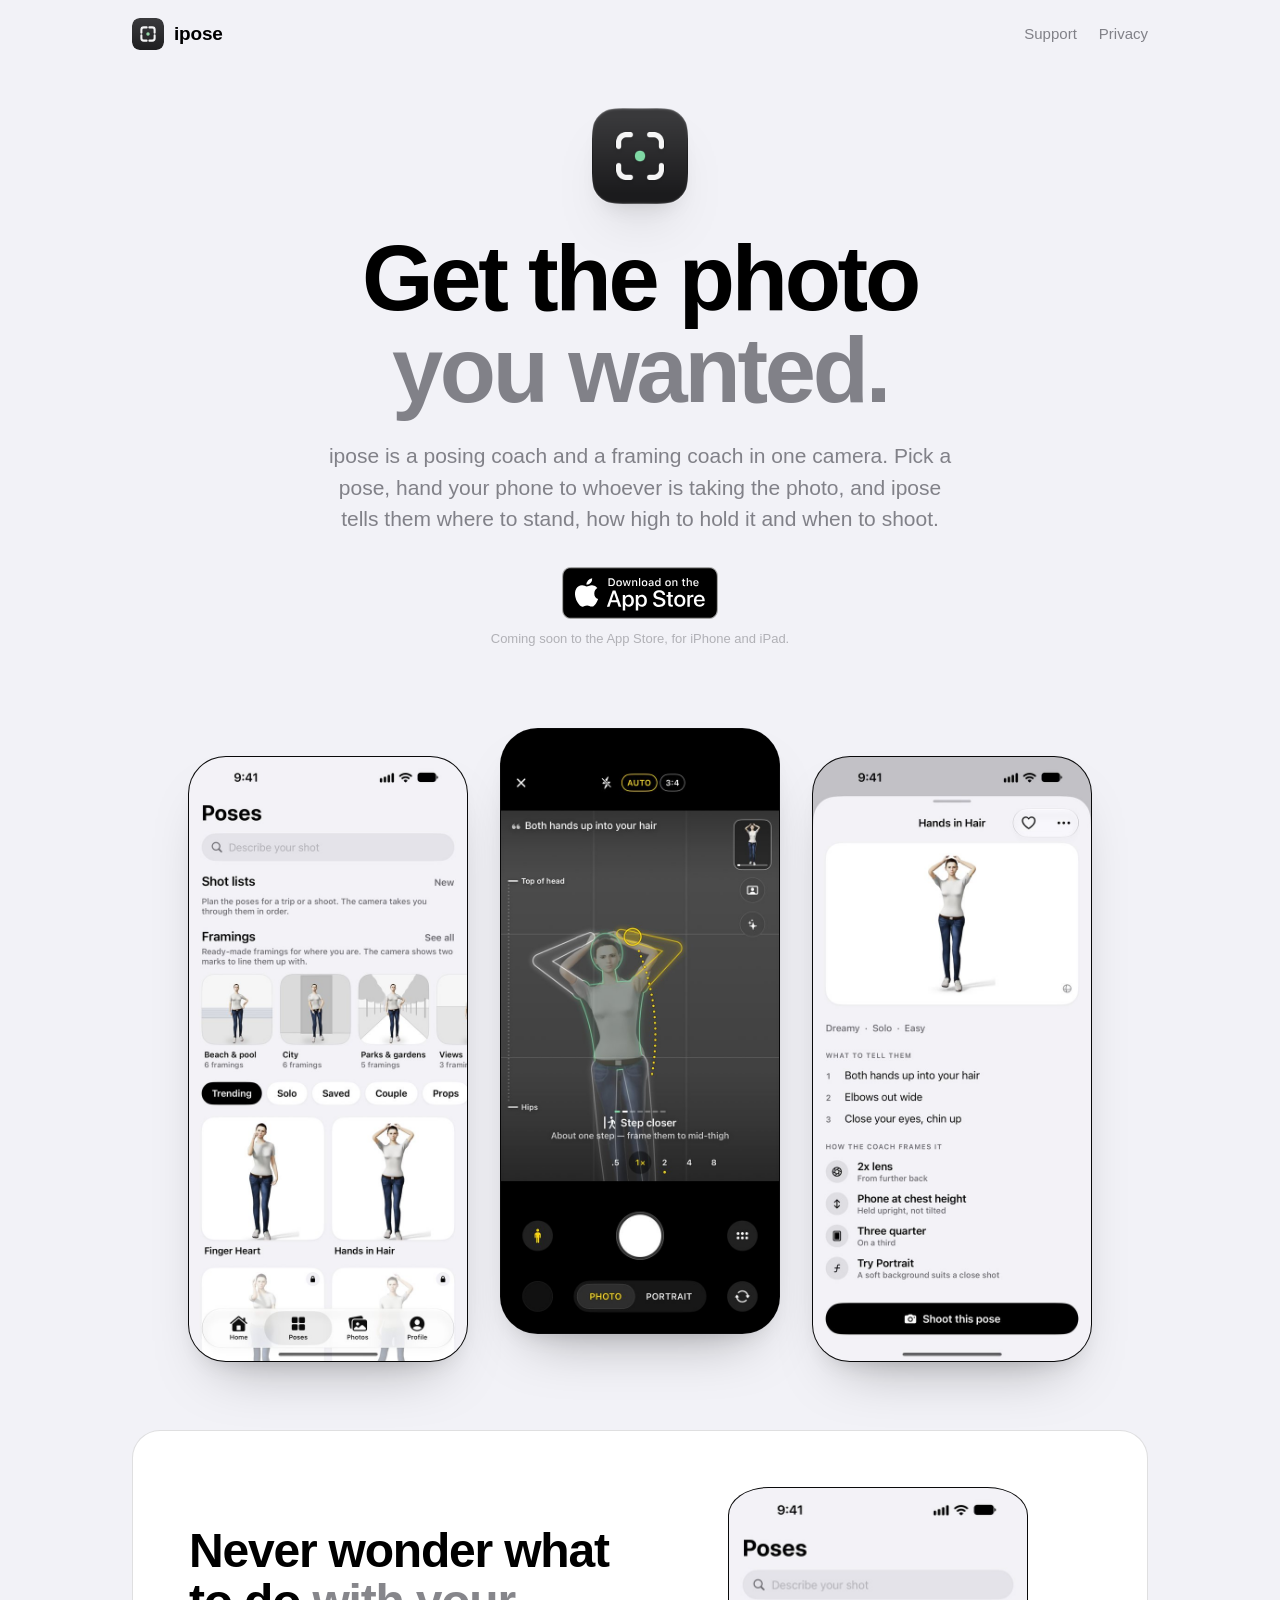
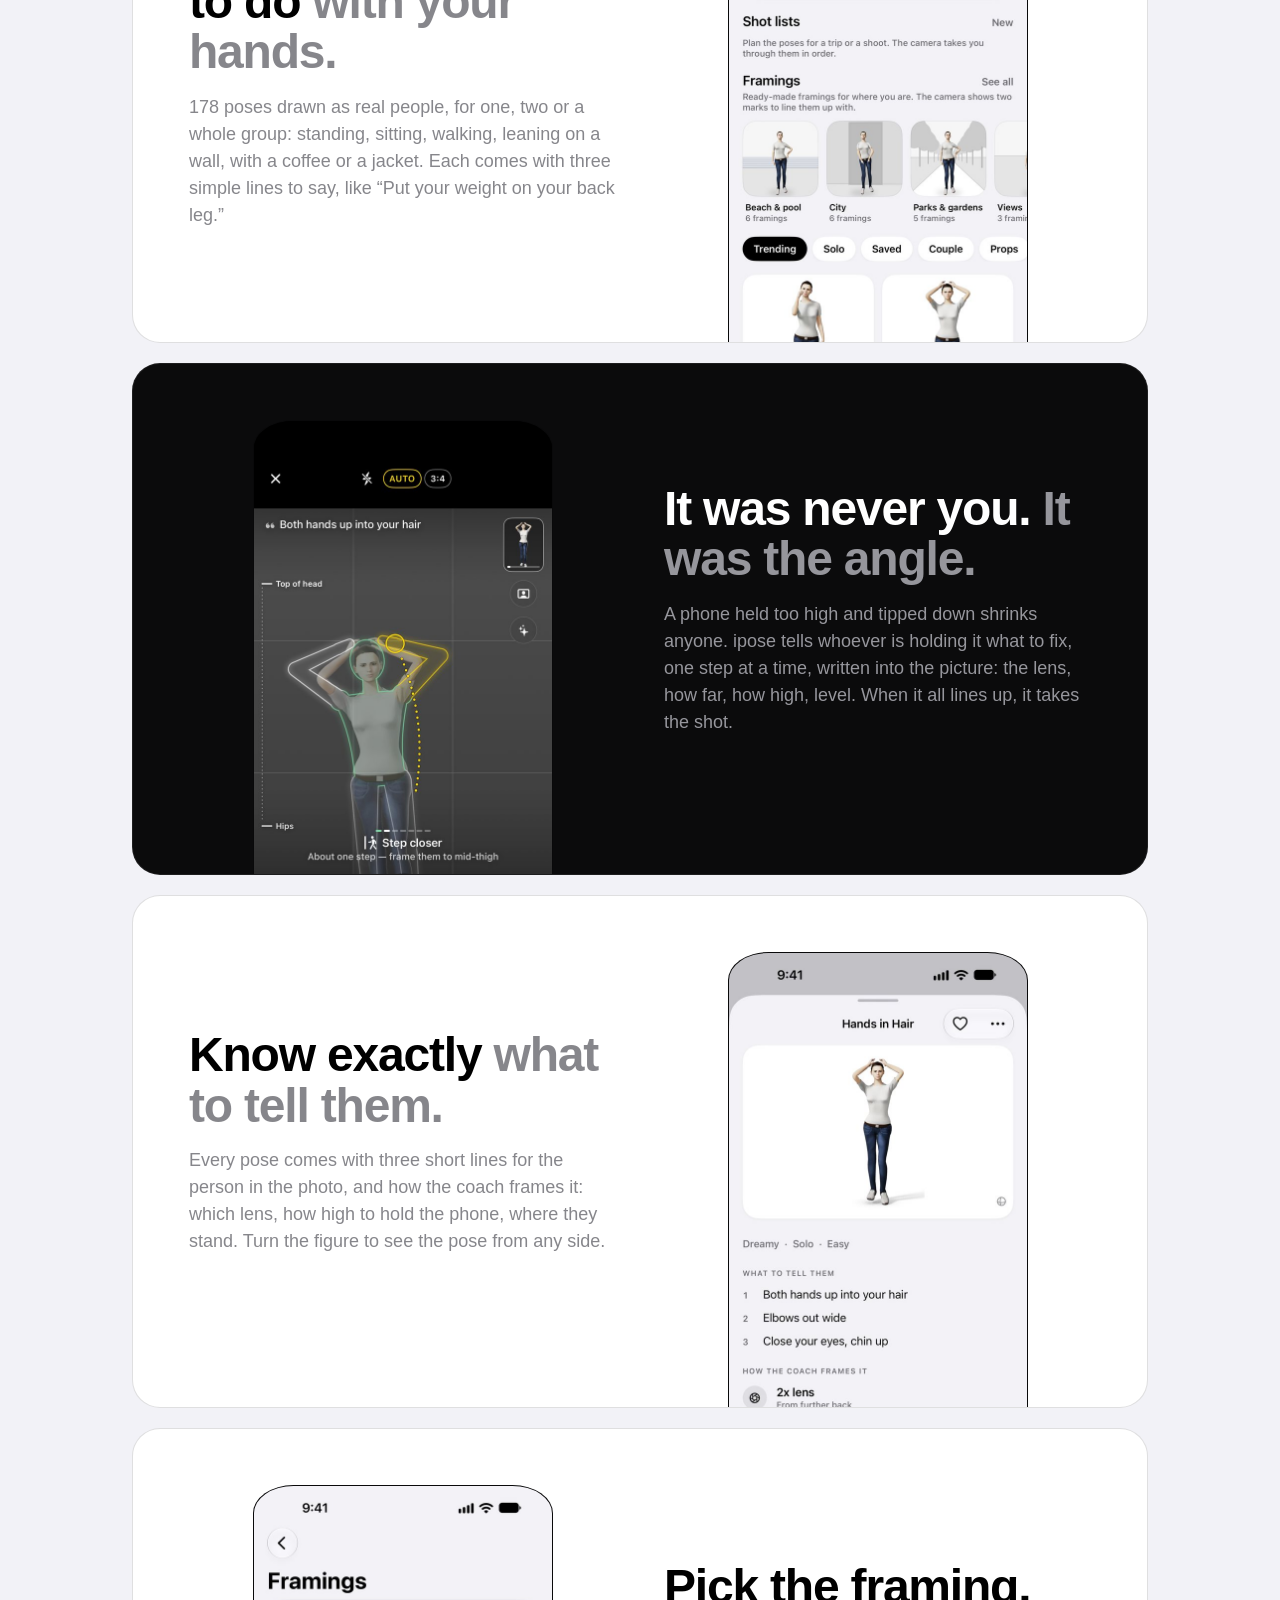
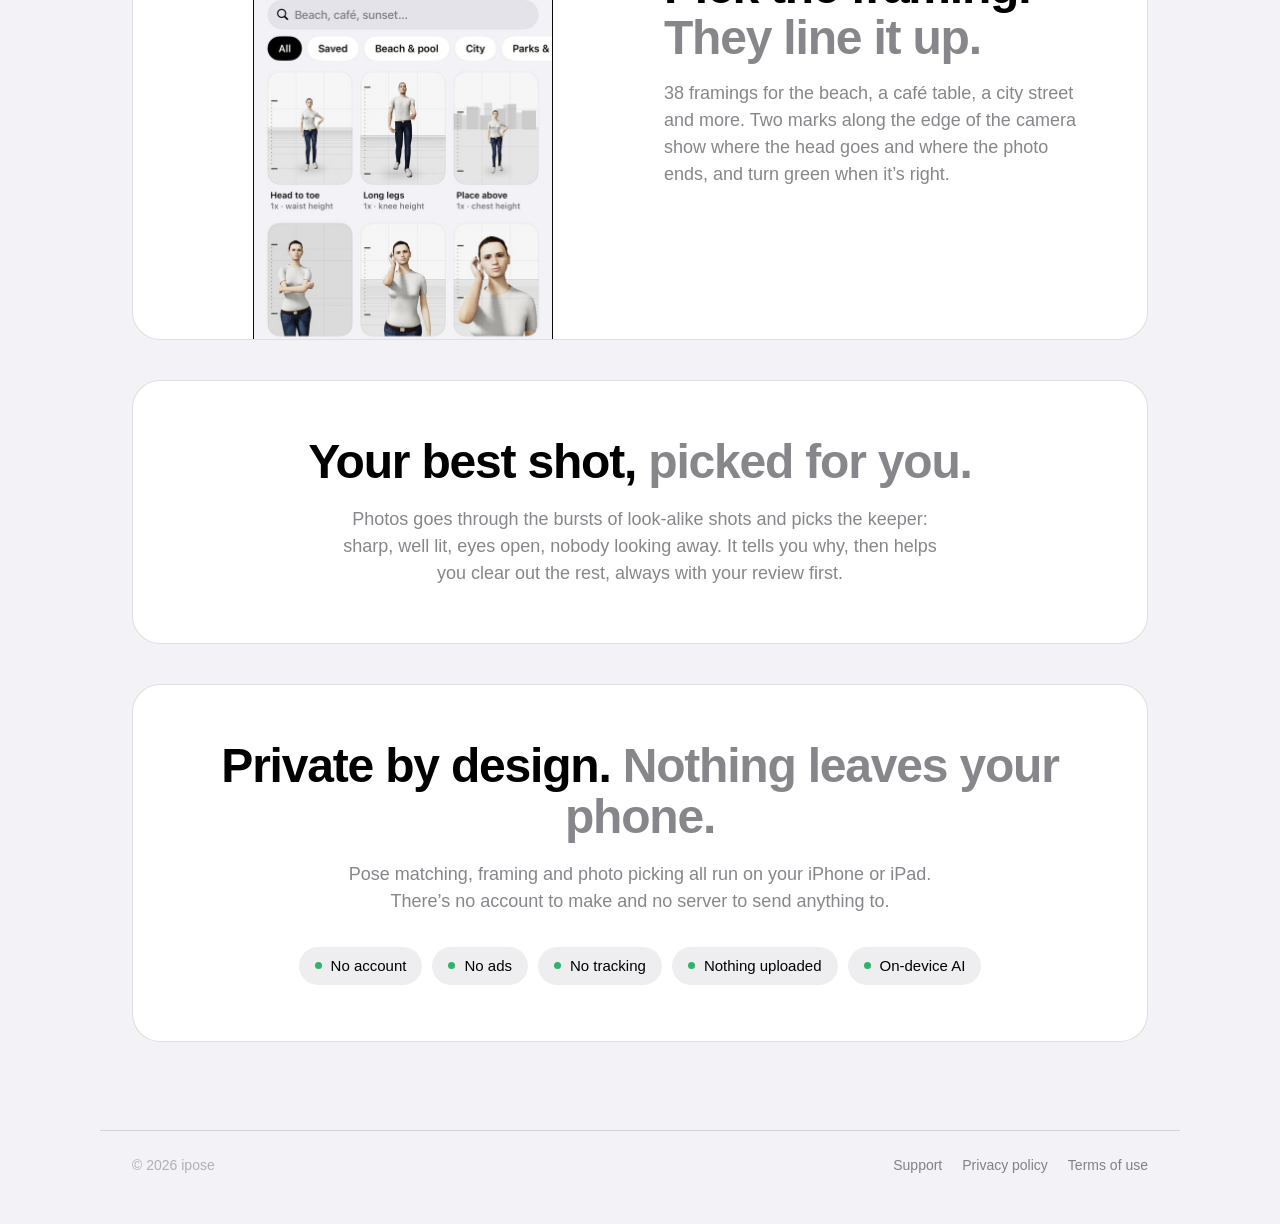
<file: index.html>
<!doctype html>
<html lang="en">
<head>
<meta charset="utf-8">
<meta name="viewport" content="width=device-width, initial-scale=1, viewport-fit=cover">
<title>ipose — the posing and framing coach for iPhone</title>
<meta name="description" content="ipose is a posing coach and a framing coach in one camera. Pick a pose, hand over your phone, and ipose tells the photographer where to stand, how high to hold it and when to shoot. Then it picks your best shot. Free on iPhone and iPad.">
<link rel="canonical" href="https://codyni123.github.io/ipose-site/">
<meta name="robots" content="index, follow, max-image-preview:large">
<meta name="google-site-verification" content="oafJCFS9U90hpJDKuoxjxOjslEniVMPrDxLKtAmcN_E">
<meta name="apple-itunes-app" content="app-id=6818018078">
<meta name="theme-color" content="#f2f2f7" media="(prefers-color-scheme: light)">
<meta name="theme-color" content="#000000" media="(prefers-color-scheme: dark)">
<link rel="icon" href="favicon.svg" type="image/svg+xml">
<link rel="apple-touch-icon" href="img/touch-icon.png">
<meta property="og:title" content="ipose — get the photo you wanted">
<meta property="og:description" content="A posing coach and a framing coach in one camera. Pick a pose, hand over your phone, and ipose directs the shot.">
<meta property="og:type" content="website">
<meta property="og:url" content="https://codyni123.github.io/ipose-site/">
<meta property="og:image" content="https://codyni123.github.io/ipose-site/img/og.png">
<meta property="og:image:width" content="1200">
<meta property="og:image:height" content="630">
<meta name="twitter:card" content="summary_large_image">
<meta name="twitter:image" content="https://codyni123.github.io/ipose-site/img/og.png">
<link rel="stylesheet" href="style.css">
<script type="application/ld+json">
{
  "@context": "https://schema.org",
  "@graph": [
    {
      "@type": "WebSite",
      "@id": "https://codyni123.github.io/ipose-site/#website",
      "url": "https://codyni123.github.io/ipose-site/",
      "name": "ipose",
      "description": "The site for ipose, the posing and framing coach for iPhone and iPad: what it does, support and privacy.",
      "inLanguage": "en"
    },
    {
      "@type": "MobileApplication",
      "name": "ipose: pose & photo coach",
      "operatingSystem": "iOS 27 or later",
      "applicationCategory": "PhotographyApplication",
      "description": "A posing coach and a framing coach in one camera. 178 poses drawn as real people, 38 framings, a camera that tells the photographer what to fix one step at a time, and a picker that finds your best shot. Everything runs on the device.",
      "offers": { "@type": "Offer", "price": "0", "priceCurrency": "USD" },
      "image": "https://codyni123.github.io/ipose-site/img/app-icon-512.png",
      "url": "https://codyni123.github.io/ipose-site/"
    }
  ]
}
</script>
</head>
<body>
<header class="top">
  <div class="wrap">
    <a class="brand" href="./"><img src="favicon.svg" alt="" width="32" height="32">ipose</a>
    <nav class="nav" aria-label="Main">
      <a href="support/">Support</a>
      <a href="privacy/">Privacy</a>
    </nav>
  </div>
</header>

<main>
  <section class="hero wrap">
    <img class="icon" src="img/app-icon-512.png" alt="The ipose app icon" width="96" height="96">
    <h1>Get the photo<br><span>you wanted.</span></h1>
    <p class="lede">ipose is a posing coach and a framing coach in one camera. Pick a pose, hand your phone to whoever is taking the photo, and ipose tells them where to stand, how high to hold it and when to shoot.</p>
    <div class="get">
      <img src="img/appstore-badge.svg" alt="Download on the App Store" width="156" height="52">
      <small>Coming soon to the App Store, for iPhone and iPad.</small>
    </div>
  </section>

  <div class="screens" aria-hidden="true">
    <div class="screen"><img src="img/shots/poses.jpg" alt="" width="600" height="1304" loading="lazy"></div>
    <div class="screen"><img src="img/shots/camera.jpg" alt="" width="600" height="1304"></div>
    <div class="screen"><img src="img/shots/pose.jpg" alt="" width="600" height="1304" loading="lazy"></div>
  </div>

  <div class="wrap features">
    <section class="feature">
      <div>
        <h2>Never wonder what to do <span>with your hands.</span></h2>
        <p>178 poses drawn as real people, for one, two or a whole group: standing, sitting, walking, leaning on a wall, with a coffee or a jacket. Each comes with three simple lines to say, like “Put your weight on your back leg.”</p>
      </div>
      <div class="screen"><img src="img/shots/poses.jpg" alt="The Poses tab: a grid of trending poses drawn as real people" width="600" height="1304" loading="lazy"></div>
    </section>

    <section class="feature dark flip">
      <div>
        <h2>It was never you. <span>It was the angle.</span></h2>
        <p>A phone held too high and tipped down shrinks anyone. ipose tells whoever is holding it what to fix, one step at a time, written into the picture: the lens, how far, how high, level. When it all lines up, it takes the shot.</p>
      </div>
      <div class="screen"><img src="img/shots/camera.jpg" alt="The camera coaching the photographer: step closer, about one step" width="600" height="1304" loading="lazy"></div>
    </section>

    <section class="feature">
      <div>
        <h2>Know exactly <span>what to tell them.</span></h2>
        <p>Every pose comes with three short lines for the person in the photo, and how the coach frames it: which lens, how high to hold the phone, where they stand. Turn the figure to see the pose from any side.</p>
      </div>
      <div class="screen"><img src="img/shots/pose.jpg" alt="A pose card: the pose from any side, what to tell them and how the coach frames it" width="600" height="1304" loading="lazy"></div>
    </section>

    <section class="feature flip">
      <div>
        <h2>Pick the framing. <span>They line it up.</span></h2>
        <p>38 framings for the beach, a café table, a city street and more. Two marks along the edge of the camera show where the head goes and where the photo ends, and turn green when it’s right.</p>
      </div>
      <div class="screen"><img src="img/shots/framings.jpg" alt="The Framings page: head to toe, long legs, knees up and more" width="600" height="1304" loading="lazy"></div>
    </section>

    <section class="band">
      <h2>Your best shot, <span>picked for you.</span></h2>
      <p>Photos goes through the bursts of look-alike shots and picks the keeper: sharp, well lit, eyes open, nobody looking away. It tells you why, then helps you clear out the rest, always with your review first.</p>
    </section>

    <section class="band">
      <h2>Private by design. <span>Nothing leaves your phone.</span></h2>
      <p>Pose matching, framing and photo picking all run on your iPhone or iPad. There’s no account to make and no server to send anything to.</p>
      <ul class="facts">
        <li>No account</li>
        <li>No ads</li>
        <li>No tracking</li>
        <li>Nothing uploaded</li>
        <li>On-device AI</li>
      </ul>
    </section>
  </div>
</main>

<footer class="foot">
  <div class="wrap">
    <span>© 2026 ipose</span>
    <nav aria-label="Footer">
      <a href="support/">Support</a>
      <a href="privacy/">Privacy policy</a>
      <a href="https://www.apple.com/legal/internet-services/itunes/dev/stdeula/">Terms of use</a>
    </nav>
  </div>
</footer>
</body>
</html>
</file>
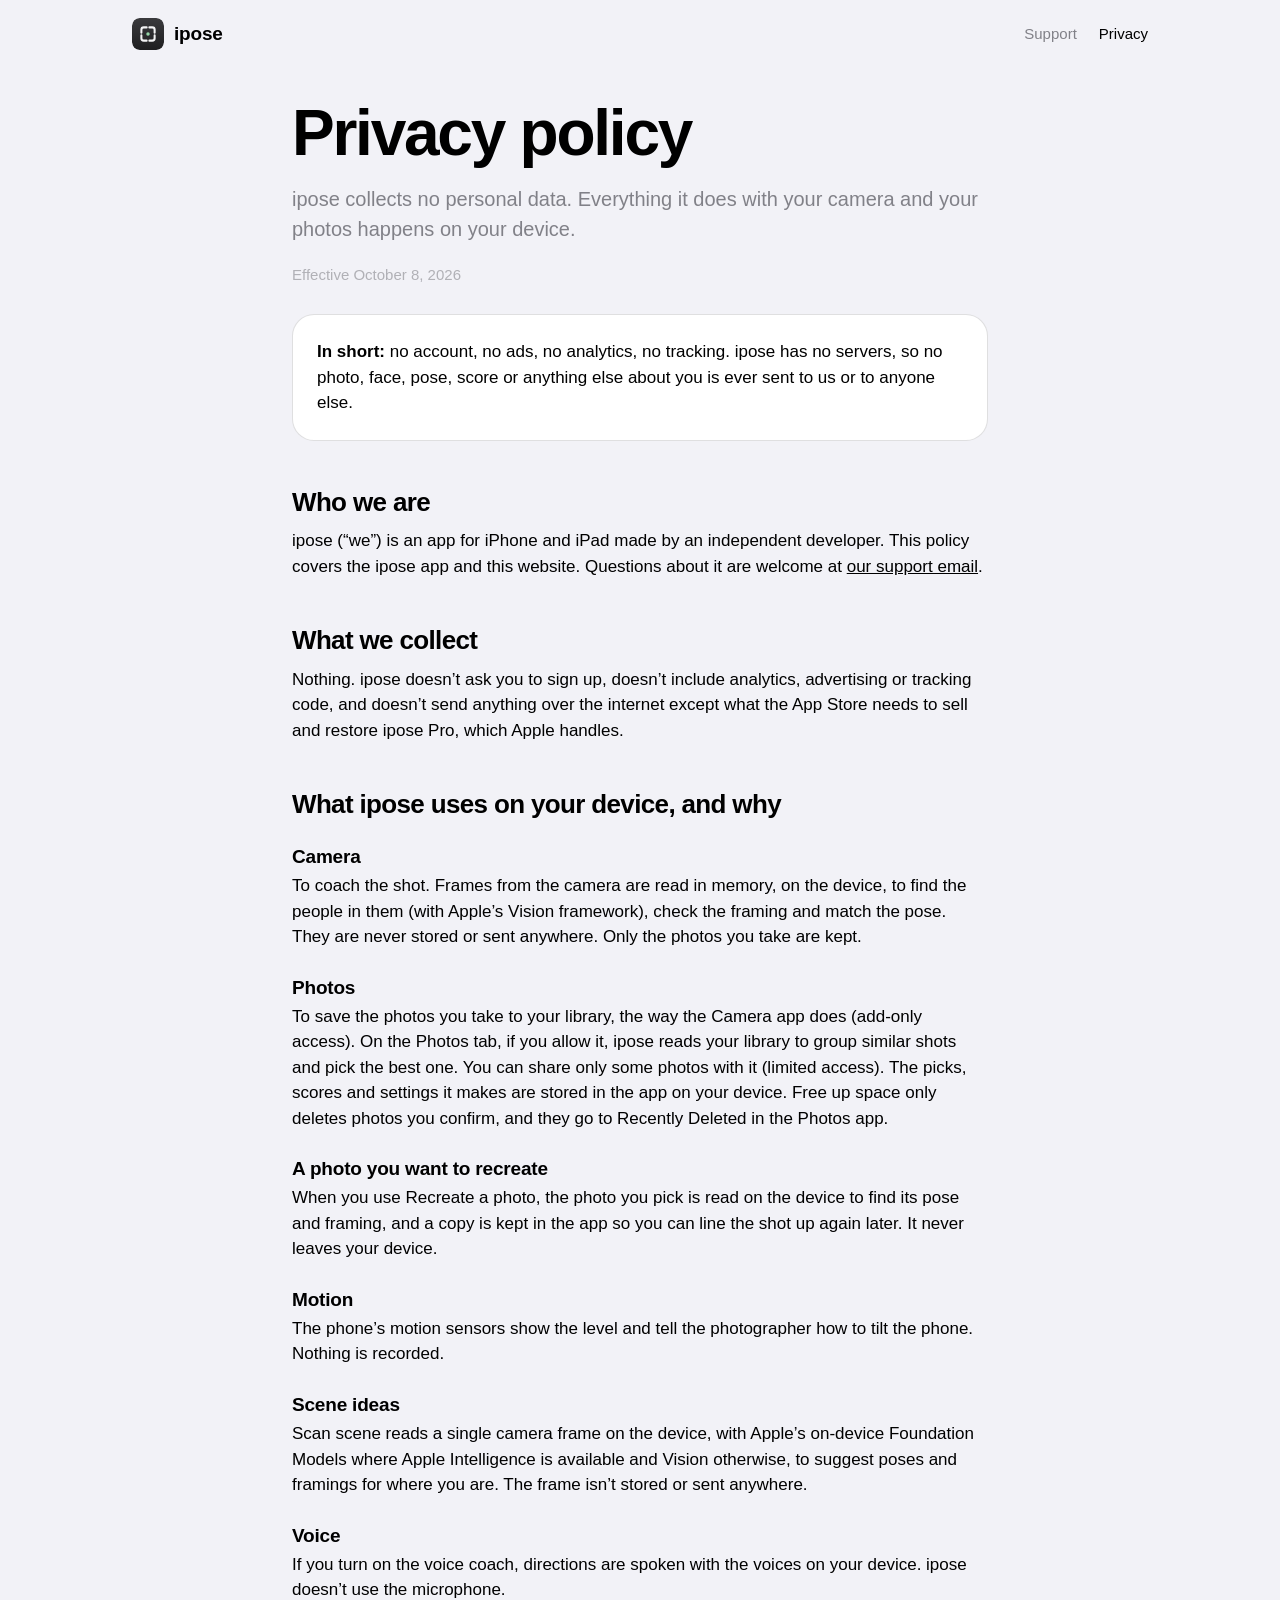
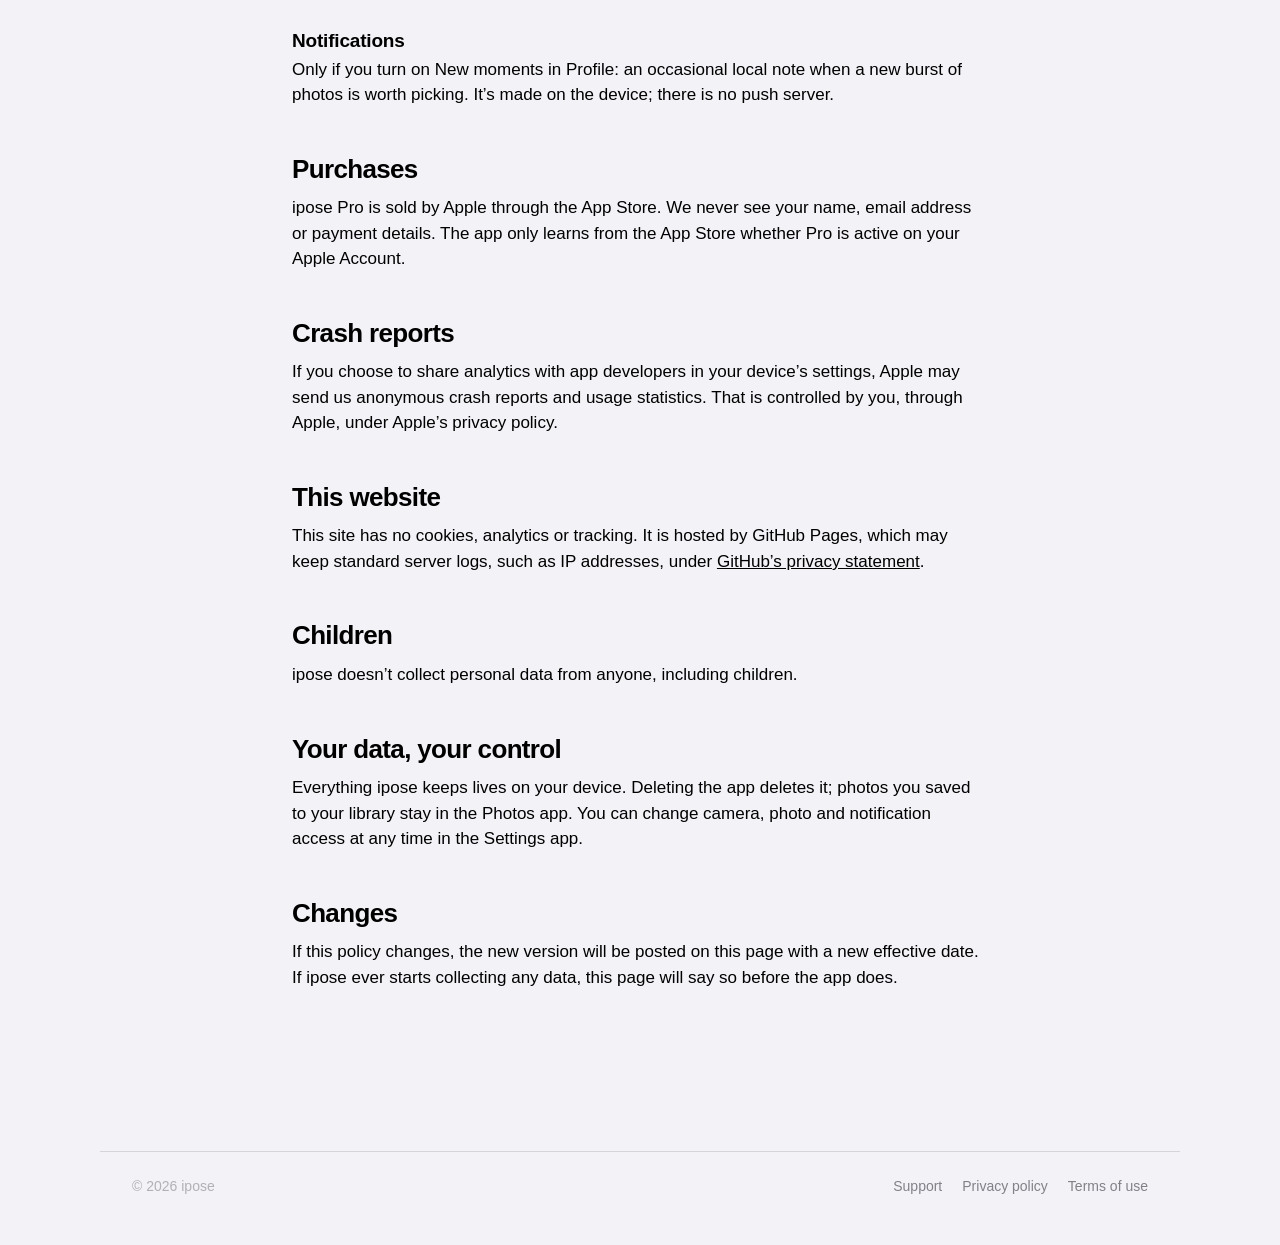
<file: privacy/index.html>
<!doctype html>
<html lang="en">
<head>
<meta charset="utf-8">
<meta name="viewport" content="width=device-width, initial-scale=1, viewport-fit=cover">
<title>ipose — Privacy policy</title>
<meta name="description" content="ipose collects no personal data. Pose matching, framing and photo picking run on your device, and nothing is uploaded.">
<link rel="canonical" href="https://codyni123.github.io/ipose-site/privacy/">
<meta name="robots" content="index, follow">
<meta name="google-site-verification" content="oafJCFS9U90hpJDKuoxjxOjslEniVMPrDxLKtAmcN_E">
<meta name="theme-color" content="#f2f2f7" media="(prefers-color-scheme: light)">
<meta name="theme-color" content="#000000" media="(prefers-color-scheme: dark)">
<link rel="icon" href="../favicon.svg" type="image/svg+xml">
<link rel="apple-touch-icon" href="../img/touch-icon.png">
<meta property="og:title" content="ipose — Privacy policy">
<meta property="og:description" content="ipose collects no personal data. Everything runs on your device.">
<meta property="og:type" content="website">
<meta property="og:url" content="https://codyni123.github.io/ipose-site/privacy/">
<meta property="og:image" content="https://codyni123.github.io/ipose-site/img/og.png">
<link rel="stylesheet" href="../style.css">
</head>
<body>
<header class="top">
  <div class="wrap">
    <a class="brand" href="../"><img src="../favicon.svg" alt="" width="32" height="32">ipose</a>
    <nav class="nav" aria-label="Main">
      <a href="../support/">Support</a>
      <a href="./" aria-current="page">Privacy</a>
    </nav>
  </div>
</header>

<main class="page">
  <div class="wrap">
    <h1>Privacy policy</h1>
    <p>ipose collects no personal data. Everything it does with your camera and your photos happens on your device.</p>
    <p class="updated">Effective October 8, 2026</p>

    <div class="card">
      <p><strong>In short:</strong> no account, no ads, no analytics, no tracking. ipose has no servers, so no photo, face, pose, score or anything else about you is ever sent to us or to anyone else.</p>
    </div>

    <h2>Who we are</h2>
    <p>ipose (“we”) is an app for iPhone and iPad made by an independent developer. This policy covers the ipose app and this website. Questions about it are welcome at <a href="mailto:codyni123@gmail.com?subject=ipose%20privacy">our support email</a>.</p>

    <h2>What we collect</h2>
    <p>Nothing. ipose doesn’t ask you to sign up, doesn’t include analytics, advertising or tracking code, and doesn’t send anything over the internet except what the App Store needs to sell and restore ipose Pro, which Apple handles.</p>

    <h2>What ipose uses on your device, and why</h2>
    <h3>Camera</h3>
    <p>To coach the shot. Frames from the camera are read in memory, on the device, to find the people in them (with Apple’s Vision framework), check the framing and match the pose. They are never stored or sent anywhere. Only the photos you take are kept.</p>
    <h3>Photos</h3>
    <p>To save the photos you take to your library, the way the Camera app does (add-only access). On the Photos tab, if you allow it, ipose reads your library to group similar shots and pick the best one. You can share only some photos with it (limited access). The picks, scores and settings it makes are stored in the app on your device. Free up space only deletes photos you confirm, and they go to Recently Deleted in the Photos app.</p>
    <h3>A photo you want to recreate</h3>
    <p>When you use Recreate a photo, the photo you pick is read on the device to find its pose and framing, and a copy is kept in the app so you can line the shot up again later. It never leaves your device.</p>
    <h3>Motion</h3>
    <p>The phone’s motion sensors show the level and tell the photographer how to tilt the phone. Nothing is recorded.</p>
    <h3>Scene ideas</h3>
    <p>Scan scene reads a single camera frame on the device, with Apple’s on-device Foundation Models where Apple Intelligence is available and Vision otherwise, to suggest poses and framings for where you are. The frame isn’t stored or sent anywhere.</p>
    <h3>Voice</h3>
    <p>If you turn on the voice coach, directions are spoken with the voices on your device. ipose doesn’t use the microphone.</p>
    <h3>Notifications</h3>
    <p>Only if you turn on New moments in Profile: an occasional local note when a new burst of photos is worth picking. It’s made on the device; there is no push server.</p>

    <h2>Purchases</h2>
    <p>ipose Pro is sold by Apple through the App Store. We never see your name, email address or payment details. The app only learns from the App Store whether Pro is active on your Apple Account.</p>

    <h2>Crash reports</h2>
    <p>If you choose to share analytics with app developers in your device’s settings, Apple may send us anonymous crash reports and usage statistics. That is controlled by you, through Apple, under Apple’s privacy policy.</p>

    <h2>This website</h2>
    <p>This site has no cookies, analytics or tracking. It is hosted by GitHub Pages, which may keep standard server logs, such as IP addresses, under <a href="https://docs.github.com/en/site-policy/privacy-policies/github-general-privacy-statement">GitHub’s privacy statement</a>.</p>

    <h2>Children</h2>
    <p>ipose doesn’t collect personal data from anyone, including children.</p>

    <h2>Your data, your control</h2>
    <p>Everything ipose keeps lives on your device. Deleting the app deletes it; photos you saved to your library stay in the Photos app. You can change camera, photo and notification access at any time in the Settings app.</p>

    <h2>Changes</h2>
    <p>If this policy changes, the new version will be posted on this page with a new effective date. If ipose ever starts collecting any data, this page will say so before the app does.</p>
  </div>
</main>

<footer class="foot">
  <div class="wrap">
    <span>© 2026 ipose</span>
    <nav aria-label="Footer">
      <a href="../support/">Support</a>
      <a href="./">Privacy policy</a>
      <a href="https://www.apple.com/legal/internet-services/itunes/dev/stdeula/">Terms of use</a>
    </nav>
  </div>
</footer>
</body>
</html>
</file>
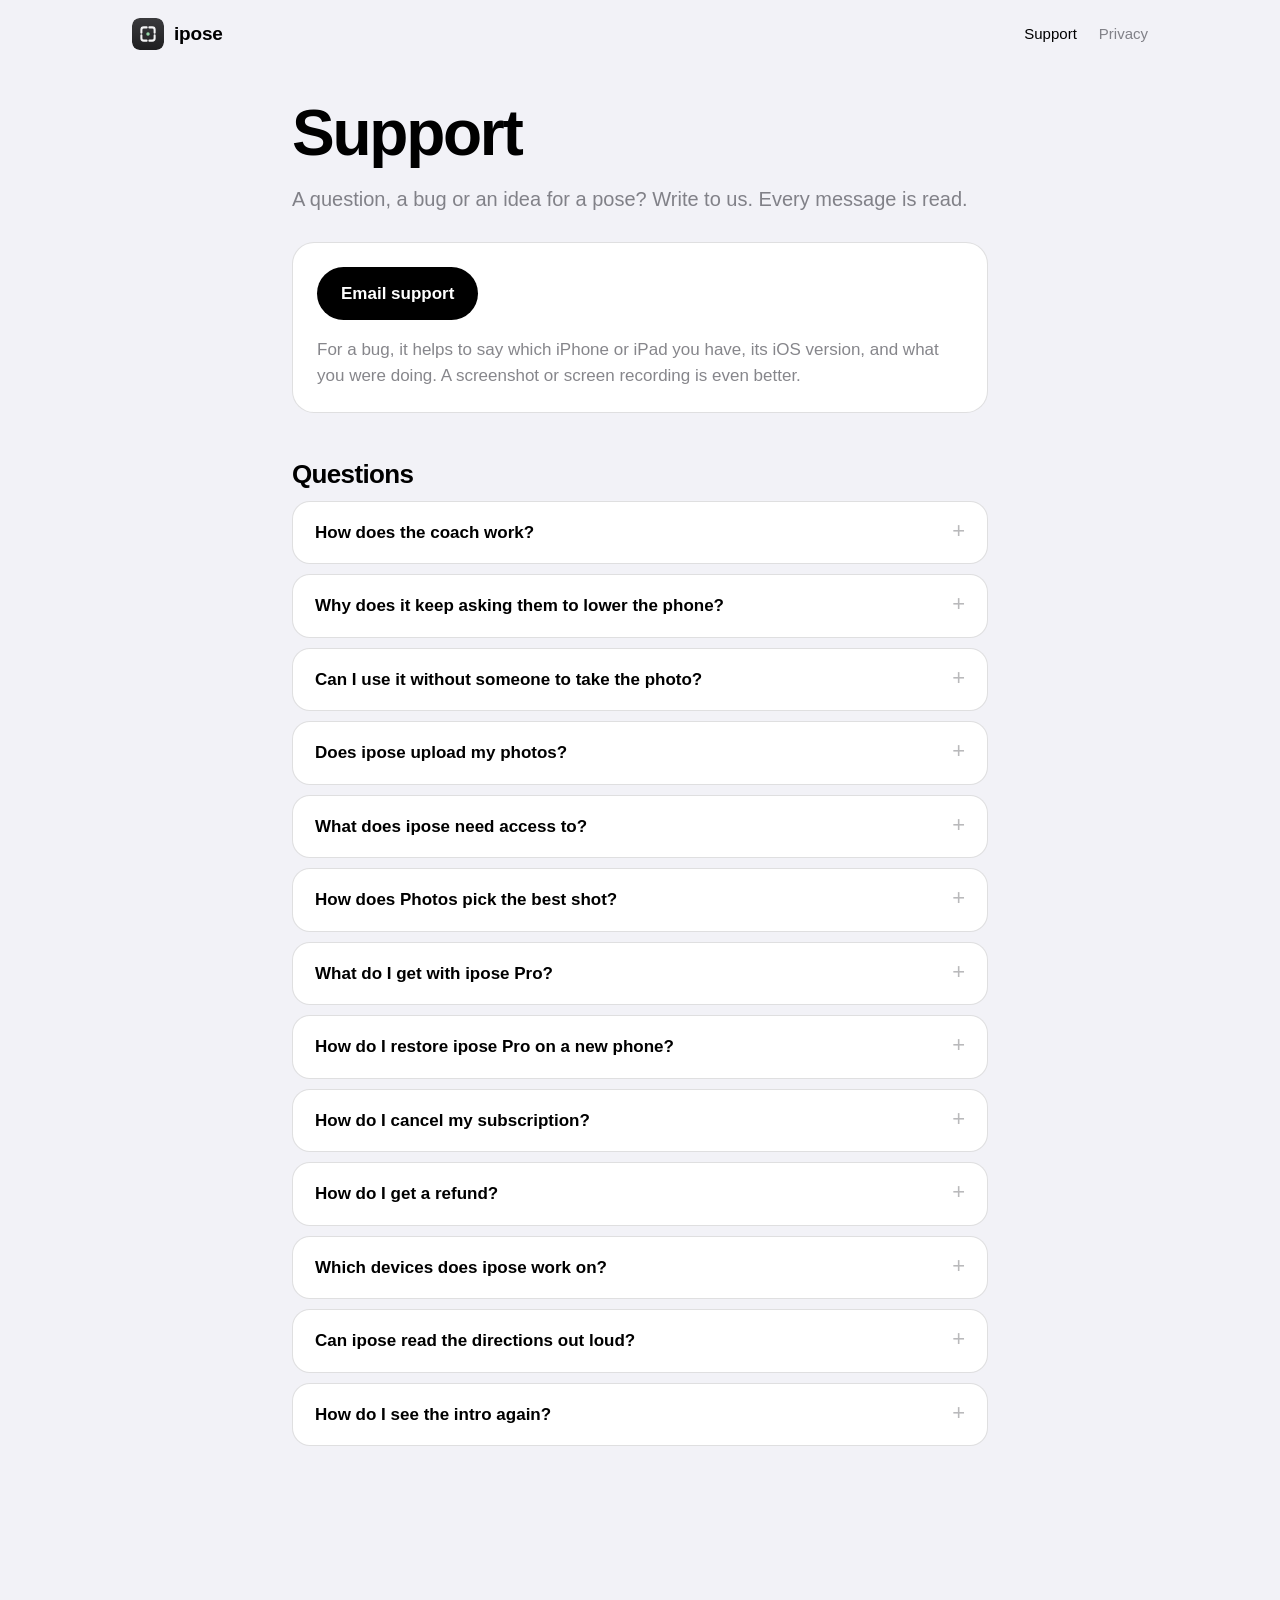
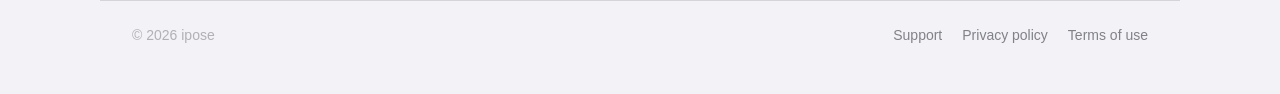
<file: support/index.html>
<!doctype html>
<html lang="en">
<head>
<meta charset="utf-8">
<meta name="viewport" content="width=device-width, initial-scale=1, viewport-fit=cover">
<title>ipose — Support</title>
<meta name="description" content="Help for ipose, the posing and framing coach for iPhone and iPad: how the coach works, permissions, photo picking, ipose Pro, and how to reach us.">
<link rel="canonical" href="https://codyni123.github.io/ipose-site/support/">
<meta name="robots" content="index, follow">
<meta name="google-site-verification" content="oafJCFS9U90hpJDKuoxjxOjslEniVMPrDxLKtAmcN_E">
<meta name="theme-color" content="#f2f2f7" media="(prefers-color-scheme: light)">
<meta name="theme-color" content="#000000" media="(prefers-color-scheme: dark)">
<link rel="icon" href="../favicon.svg" type="image/svg+xml">
<link rel="apple-touch-icon" href="../img/touch-icon.png">
<meta property="og:title" content="ipose — Support">
<meta property="og:description" content="Help for ipose, the posing and framing coach for iPhone and iPad.">
<meta property="og:type" content="website">
<meta property="og:url" content="https://codyni123.github.io/ipose-site/support/">
<meta property="og:image" content="https://codyni123.github.io/ipose-site/img/og.png">
<meta name="twitter:card" content="summary_large_image">
<link rel="stylesheet" href="../style.css">
</head>
<body>
<header class="top">
  <div class="wrap">
    <a class="brand" href="../"><img src="../favicon.svg" alt="" width="32" height="32">ipose</a>
    <nav class="nav" aria-label="Main">
      <a href="./" aria-current="page">Support</a>
      <a href="../privacy/">Privacy</a>
    </nav>
  </div>
</header>

<main class="page">
  <div class="wrap">
    <h1>Support</h1>
    <p>A question, a bug or an idea for a pose? Write to us. Every message is read.</p>

    <div class="card">
      <p><a class="button" href="mailto:codyni123@gmail.com?subject=ipose%20support">Email support</a></p>
      <p class="muted">For a bug, it helps to say which iPhone or iPad you have, its iOS version, and what you were doing. A screenshot or screen recording is even better.</p>
    </div>

    <h2>Questions</h2>

    <details>
      <summary>How does the coach work?</summary>
      <div>
        <p>Pick a pose or a framing, open the camera and hand your phone to whoever is taking the photo. They see one short instruction at a time near the bottom of the picture: which lens, how far, how high, level, tilt, where you stand and where the photo ends. The line along the top is what to tell you. When the framing is right and your pose matches, ipose takes the photo, then a few more while you hold it.</p>
      </div>
    </details>

    <details>
      <summary>Why does it keep asking them to lower the phone?</summary>
      <div>
        <p>Most photos of people are taken from eye level and tipped down, which shortens legs and puts too much floor in the picture. Depending on the framing, ipose asks for the phone at chest, waist or even knee height, held upright. Every instruction says how much, and the level on screen shows when it’s straight.</p>
      </div>
    </details>

    <details>
      <summary>Can I use it without someone to take the photo?</summary>
      <div>
        <p>Yes. Flip to the front camera, or prop the phone up and use the timer. Auto capture still waits for the pose and the framing to line up.</p>
      </div>
    </details>

    <details>
      <summary>Does ipose upload my photos?</summary>
      <div>
        <p>No. Pose matching, framing, scene ideas and photo picking all run on your device, and ipose has no servers. No photo, face, pose or score ever leaves your phone. See the <a href="../privacy/">privacy policy</a>.</p>
      </div>
    </details>

    <details>
      <summary>What does ipose need access to?</summary>
      <div>
        <p><strong>Camera</strong>, to coach the shot. <strong>Photos</strong>, to save the photos you take (add-only, like the Camera app) and, on the Photos tab, to find your best shots. Limited access works too: ipose only sees the photos you share with it. <strong>Notifications</strong> only if you turn on New moments in Profile.</p>
      </div>
    </details>

    <details>
      <summary>How does Photos pick the best shot?</summary>
      <div>
        <p>It groups look-alike photos taken close together in the last 30 days, scores each one on focus, light, every face (eyes open, looking at the camera, nothing in front of a face) and framing, and suggests a winner with the reason why. Free up space shows what the picks leave behind, like blinks, duplicates and screenshots. Nothing is deleted until you confirm, and deleted photos go to Recently Deleted in the Photos app for 30 days.</p>
      </div>
    </details>

    <details>
      <summary>What do I get with ipose Pro?</summary>
      <div>
        <p>ipose is free to use: the framing coach and auto capture, 43 poses, 16 framings, 3 scene ideas a day, one photo to recreate, one shot list and 3 photo picks a day.</p>
        <p>ipose Pro unlocks all 178 poses and 38 framings, unlimited scene ideas, photo recreations, shot lists and picks, the best of each scene, picking a whole date range, Free up space, every film look, and picks that learn your taste. It’s a yearly or monthly subscription. The yearly plan starts with a free week for new subscribers, and Family Sharing lets your family use it too.</p>
      </div>
    </details>

    <details>
      <summary>How do I restore ipose Pro on a new phone?</summary>
      <div>
        <p>Open Profile and tap Restore purchases. Pro follows the Apple Account you bought it with.</p>
      </div>
    </details>

    <details>
      <summary>How do I cancel my subscription?</summary>
      <div>
        <p>Open the Settings app, tap your name, then Subscriptions, and choose ipose. Cancel at least 24 hours before it renews and you won’t be charged again. Pro stays on until the end of the period you paid for.</p>
      </div>
    </details>

    <details>
      <summary>How do I get a refund?</summary>
      <div>
        <p>Apple handles every payment, so refunds are requested from Apple at <a href="https://reportaproblem.apple.com">reportaproblem.apple.com</a>.</p>
      </div>
    </details>

    <details>
      <summary>Which devices does ipose work on?</summary>
      <div>
        <p>iPhone and iPad with iOS 27 or later. Scan scene uses Apple Intelligence on devices that have it, and works without it too.</p>
      </div>
    </details>

    <details>
      <summary>Can ipose read the directions out loud?</summary>
      <div>
        <p>Yes, but it’s off to start with. Turn on Voice coach in Profile, under Directing. With AirPods connected, whoever wears them hears the directions privately, and a stem press takes the photo.</p>
      </div>
    </details>

    <details>
      <summary>How do I see the intro again?</summary>
      <div>
        <p>Open Profile and tap Replay the intro.</p>
      </div>
    </details>
  </div>
</main>

<footer class="foot">
  <div class="wrap">
    <span>© 2026 ipose</span>
    <nav aria-label="Footer">
      <a href="./">Support</a>
      <a href="../privacy/">Privacy policy</a>
      <a href="https://www.apple.com/legal/internet-services/itunes/dev/stdeula/">Terms of use</a>
    </nav>
  </div>
</footer>
</body>
</html>
</file>
<file: style.css>
/* ipose site: the app's Paper (light) and Graphite (dark) themes, the system's type, no frameworks. */
:root {
  --page: #f2f2f7;
  --card: #ffffff;
  --ink: #000000;
  --secondary: rgba(60, 60, 67, 0.62);
  --tertiary: rgba(60, 60, 67, 0.36);
  --hairline: rgba(60, 60, 67, 0.16);
  --button: #000000;
  --button-ink: #ffffff;
  --well: rgba(118, 118, 128, 0.12);
  --ready: #2fb36a;
  --shadow: 0 30px 60px -30px rgba(0, 0, 0, 0.35), 0 12px 24px -16px rgba(0, 0, 0, 0.18);
  --radius: 28px;
  --gutter: 16px;
  --max: 1080px;
  color-scheme: light dark;
}
@media (prefers-color-scheme: dark) {
  :root {
    --page: #000000;
    --card: #121214;
    --ink: #ffffff;
    --secondary: rgba(235, 235, 245, 0.62);
    --tertiary: rgba(235, 235, 245, 0.34);
    --hairline: rgba(255, 255, 255, 0.12);
    --button: #f2f2f2;
    --button-ink: #000000;
    --well: rgba(118, 118, 128, 0.24);
    --ready: #95d6a8;
    --shadow: 0 30px 60px -30px rgba(0, 0, 0, 0.9);
  }
}

* { box-sizing: border-box; }
html { -webkit-text-size-adjust: 100%; }
body {
  margin: 0;
  background: var(--page);
  color: var(--ink);
  font: 17px/1.5 -apple-system, BlinkMacSystemFont, "SF Pro Text", "Helvetica Neue", Helvetica, Arial, sans-serif;
  -webkit-font-smoothing: antialiased;
  text-rendering: optimizeLegibility;
}
img { display: block; max-width: 100%; height: auto; }
a { color: inherit; }
p { margin: 0 0 1em; }
h1, h2, h3 {
  font-family: -apple-system, BlinkMacSystemFont, "SF Pro Display", "Helvetica Neue", Helvetica, Arial, sans-serif;
  margin: 0;
  font-weight: 700;
  letter-spacing: -0.025em;
  line-height: 1.06;
}
.muted { color: var(--secondary); }
.wrap { max-width: var(--max); margin: 0 auto; padding: 0 var(--gutter); }
@media (min-width: 700px) { :root { --gutter: 32px; } }

/* Header */
.top { padding: 18px 0; }
.top .wrap { display: flex; align-items: center; justify-content: space-between; gap: 16px; }
.brand { display: flex; align-items: center; gap: 10px; text-decoration: none; font-weight: 600; font-size: 19px; letter-spacing: -0.01em; }
.brand img { width: 32px; height: 32px; border-radius: 8px; }
.nav { display: flex; gap: 22px; font-size: 15px; }
.nav a { text-decoration: none; color: var(--secondary); }
.nav a:hover, .nav a[aria-current="page"] { color: var(--ink); }

/* Hero */
.hero { padding-top: 40px; padding-bottom: 24px; text-align: center; }
.hero .icon { width: 96px; height: 96px; margin: 0 auto 28px; border-radius: 22px; box-shadow: var(--shadow); }
.hero h1 { font-size: clamp(44px, 9vw, 92px); letter-spacing: -0.035em; line-height: 1.0; }
.hero h1 span { color: var(--secondary); }
.hero .lede { max-width: 640px; margin: 24px auto 0; font-size: clamp(18px, 2.3vw, 21px); color: var(--secondary); }
.get { margin-top: 32px; display: flex; flex-direction: column; align-items: center; gap: 10px; }
.get img { height: 52px; width: auto; }
.get small { color: var(--tertiary); font-size: 13px; }
@media (prefers-color-scheme: dark) { .get img { filter: invert(1) hue-rotate(180deg); } }

/* Phone screens */
.screens { display: flex; justify-content: center; align-items: flex-end; gap: clamp(12px, 3vw, 32px); margin: 56px auto 0; padding: 0 var(--gutter); max-width: 1180px; }
.screen { flex: 0 1 280px; border-radius: 13.5% / 6.2%; overflow: hidden; box-shadow: var(--shadow); border: 1px solid var(--hairline); background: #000; }
.screen img { width: 100%; }
.screens .screen:nth-child(odd) { transform: translateY(28px); }
@media (max-width: 640px) {
  .screens { gap: 10px; }
  .screens .screen:nth-child(n+4) { display: none; }
}

/* Feature rows */
.features { padding-top: 96px; padding-bottom: 24px; display: grid; gap: 20px; }
.feature { background: var(--card); border-radius: var(--radius); padding: 40px 28px 0; display: grid; gap: 28px; overflow: hidden; border: 1px solid var(--hairline); }
.feature h2 { font-size: clamp(30px, 4.6vw, 48px); }
.feature h2 span { color: var(--secondary); }
.feature p { color: var(--secondary); font-size: 18px; max-width: 520px; margin-top: 16px; }
.feature .screen { width: min(300px, 78%); margin: 0 auto; border-radius: 13.5% 13.5% 0 0 / 6.2% 6.2% 0 0; border-bottom: 0; box-shadow: none; aspect-ratio: 1320 / 2000; }
.feature .screen img { object-fit: cover; object-position: top; height: 100%; }
@media (min-width: 860px) {
  .feature { grid-template-columns: 1fr 1fr; align-items: end; padding: 0 56px; gap: 48px; }
  .feature > div:first-child { padding: 64px 0; align-self: center; }
  .feature.flip > div:first-child { order: 2; }
  .feature .screen { margin-top: 56px; }
}
.feature.dark { background: #0b0b0c; color: #fff; border-color: rgba(255,255,255,0.08); }
.feature.dark h2 span, .feature.dark p { color: rgba(235,235,245,0.62); }

/* Privacy band */
.band { margin: 20px 0 0; background: var(--card); border: 1px solid var(--hairline); border-radius: var(--radius); padding: 56px 28px; text-align: center; }
.band h2 { font-size: clamp(30px, 4.6vw, 48px); }
.band h2 span { color: var(--secondary); }
.band p { color: var(--secondary); max-width: 620px; margin: 18px auto 0; font-size: 18px; }
.facts { list-style: none; padding: 0; margin: 32px auto 0; display: flex; flex-wrap: wrap; justify-content: center; gap: 10px; max-width: 720px; }
.facts li { background: var(--well); border-radius: 999px; padding: 8px 16px; font-size: 15px; }
.facts li::before { content: ""; display: inline-block; width: 7px; height: 7px; border-radius: 50%; background: var(--ready); margin-right: 9px; vertical-align: 2px; }

/* Plain pages (support, privacy) */
.page { padding: 32px 0 80px; }
.page .wrap { max-width: 760px; }
.page h1 { font-size: clamp(40px, 7vw, 64px); letter-spacing: -0.035em; }
.page h1 + p { color: var(--secondary); font-size: 20px; margin-top: 16px; }
.page h2 { font-size: 26px; margin: 48px 0 12px; }
.page h3 { font-size: 19px; letter-spacing: -0.01em; margin: 28px 0 6px; }
.page ul { padding-left: 1.2em; }
.page li { margin: 0.35em 0; }
.page .updated { color: var(--tertiary); font-size: 15px; }
.card { background: var(--card); border: 1px solid var(--hairline); border-radius: 22px; padding: 24px; margin: 28px 0; }
.card p:last-child { margin-bottom: 0; }
.button { display: inline-flex; align-items: center; gap: 8px; background: var(--button); color: var(--button-ink); text-decoration: none; font-weight: 600; padding: 14px 24px; border-radius: 999px; font-size: 17px; }
details { background: var(--card); border: 1px solid var(--hairline); border-radius: 18px; padding: 0 22px; margin: 10px 0; }
details summary { cursor: pointer; list-style: none; padding: 18px 0; font-weight: 600; display: flex; justify-content: space-between; gap: 16px; }
details summary::-webkit-details-marker { display: none; }
details summary::after { content: "+"; color: var(--tertiary); font-weight: 400; font-size: 22px; line-height: 1; }
details[open] summary::after { content: "–"; }
details > div { padding: 0 0 18px; color: var(--secondary); }
details > div p:last-child { margin-bottom: 0; }

/* Footer */
.foot { padding: 64px 0 48px; color: var(--tertiary); font-size: 14px; }
.foot .wrap { display: flex; flex-wrap: wrap; justify-content: space-between; gap: 16px; border-top: 1px solid var(--hairline); padding-top: 24px; }
.foot nav { display: flex; flex-wrap: wrap; gap: 20px; }
.foot a { text-decoration: none; color: var(--secondary); }
.foot a:hover { color: var(--ink); }
</file>
